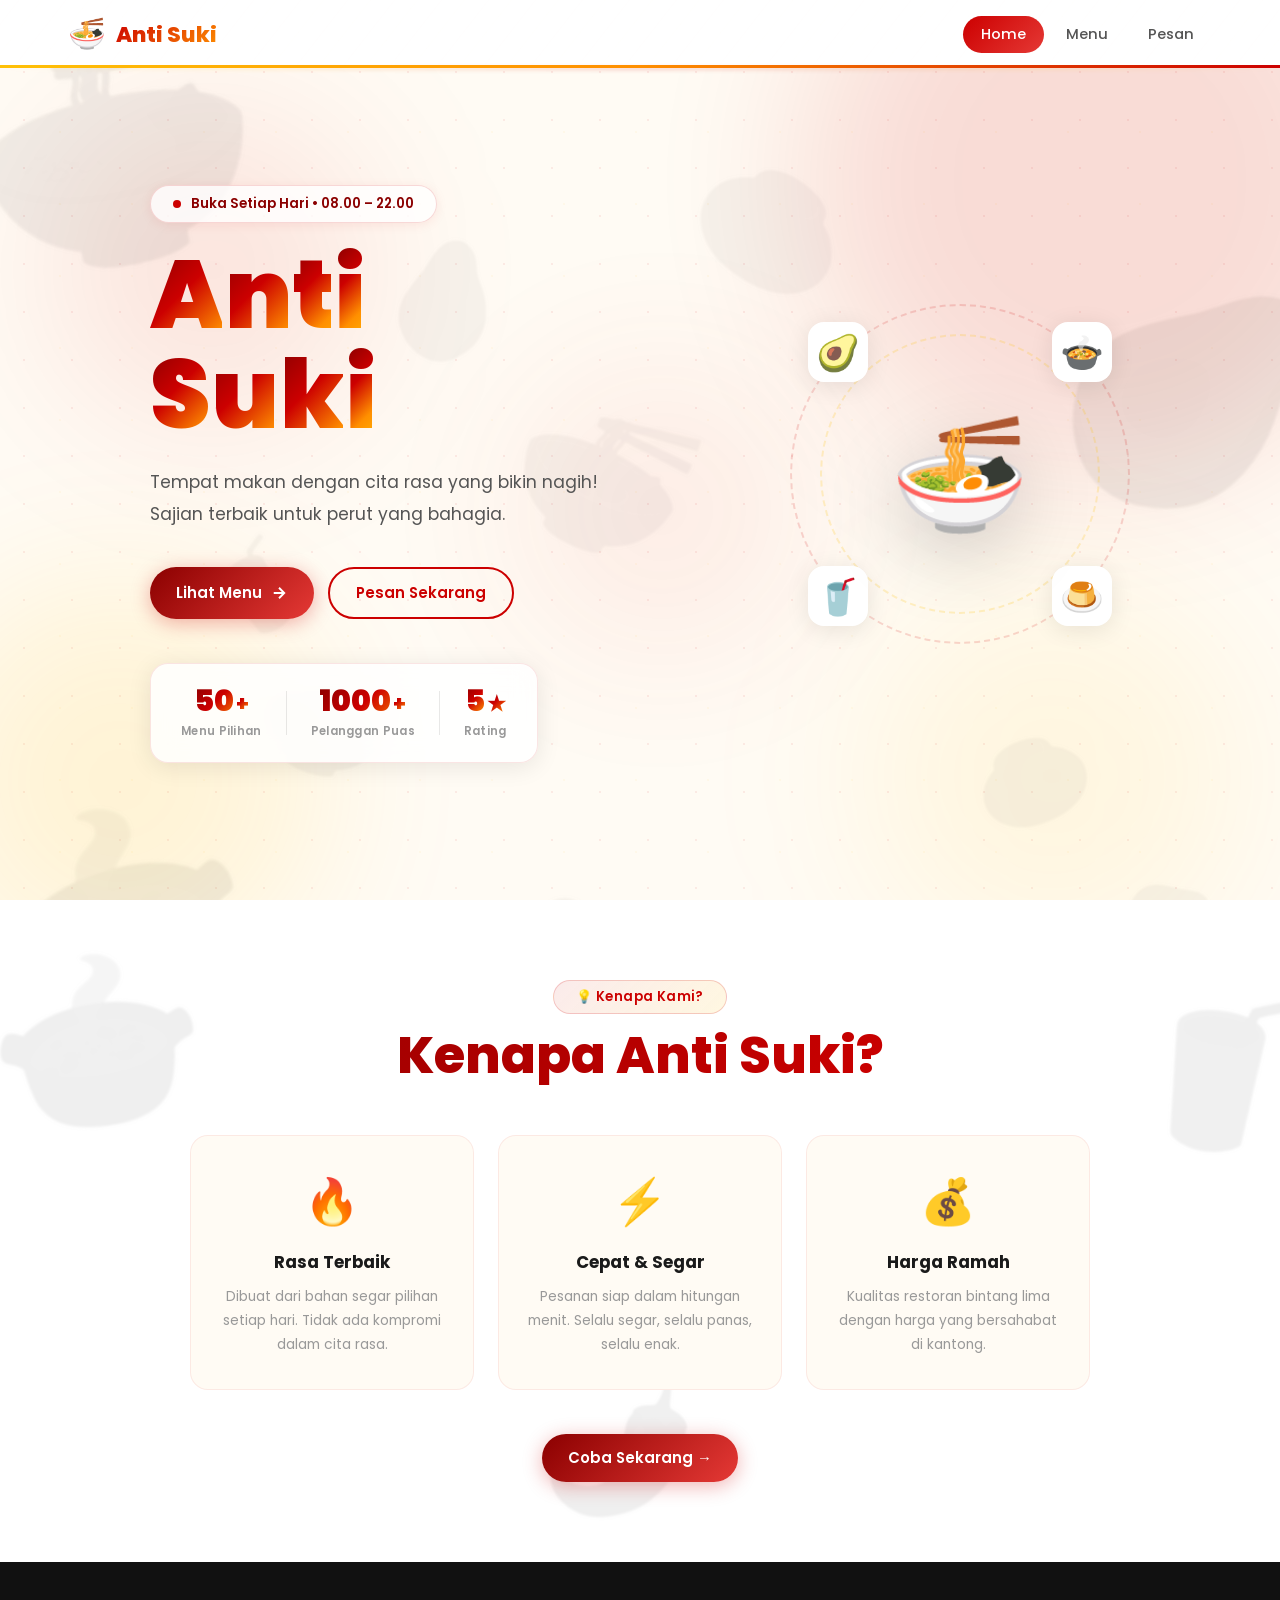
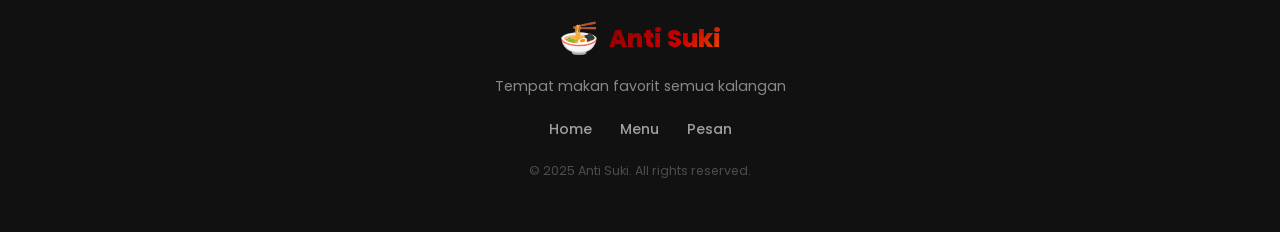
<file: peruntungan/index.html>
<!DOCTYPE html>
<html lang="id">
<head>
    <meta charset="UTF-8">
    <meta name="viewport" content="width=device-width, initial-scale=1.0">
    <title>Anti Suki - Home</title>
    <link rel="stylesheet" href="style.css">
    <link rel="preconnect" href="https://fonts.googleapis.com">
    <link href="https://fonts.googleapis.com/css2?family=Poppins:wght@300;400;500;600;700;800;900&display=swap" rel="stylesheet">
</head>
<body class="page-home">

    <!-- BG SILHOUETTES — 3-layer depth parallax -->
    <div class="bg-sils" aria-hidden="true">

        <!-- Orbs warna (dekorasi, warm glow) -->
        <div class="bg-blob" style="top:6%;left:4%;width:320px;height:320px;background:rgba(204,0,0,.09)"></div>
        <div class="bg-blob" style="top:32%;right:3%;width:380px;height:380px;background:rgba(255,193,7,.08);animation-delay:3.5s"></div>
        <div class="bg-blob" style="top:60%;left:28%;width:300px;height:300px;background:rgba(229,57,53,.07);animation-delay:6.5s"></div>
        <div class="bg-blob" style="top:84%;right:18%;width:260px;height:260px;background:rgba(255,143,0,.07);animation-delay:1.8s"></div>

        <!-- LAYER JAUH — besar (12–15rem), pelan, tepi layar -->
        <span class="sil" data-speed="0.04" data-rot="-12" style="top:1%;left:-3%;font-size:15rem">🍜</span>
        <span class="sil" data-speed="0.03" data-rot="9"   style="top:16%;right:-3%;font-size:13rem">🥑</span>
        <span class="sil" data-speed="0.05" data-rot="-19" style="top:44%;left:-2%;font-size:14rem">🍲</span>
        <span class="sil" data-speed="0.04" data-rot="15"  style="top:63%;right:-2%;font-size:12rem">🥤</span>
        <span class="sil" data-speed="0.03" data-rot="-8"  style="top:80%;left:0%;font-size:13rem">🌶️</span>
        <span class="sil" data-speed="0.05" data-rot="11"  style="top:91%;right:1%;font-size:11rem">🍮</span>

        <!-- LAYER TENGAH — sedang (7–9rem), kecepatan menengah -->
        <span class="sil" data-speed="0.12" data-rot="26"  style="top:22%;left:40%;font-size:9rem;opacity:.04">🍜</span>
        <span class="sil" data-speed="0.14" data-rot="-22" style="top:50%;left:36%;font-size:8rem;opacity:.04">🥑</span>
        <span class="sil" data-speed="0.11" data-rot="34"  style="top:9%;left:54%;font-size:8rem;opacity:.04">🍮</span>
        <span class="sil" data-speed="0.13" data-rot="-28" style="top:72%;left:58%;font-size:8rem;opacity:.04">🍲</span>
        <span class="sil" data-speed="0.1"  data-rot="18"  style="top:36%;left:20%;font-size:7rem;opacity:.04">🍜</span>
        <span class="sil" data-speed="0.15" data-rot="-15" style="top:85%;left:44%;font-size:8rem;opacity:.04">🥤</span>

        <!-- LAYER DEKAT — kecil (4–6rem), cepat, tersebar -->
        <span class="sil" data-speed="0.22" data-rot="-35" style="top:30%;left:16%;font-size:5rem;opacity:.04">🥤</span>
        <span class="sil" data-speed="0.25" data-rot="28"  style="top:58%;left:62%;font-size:5rem;opacity:.04">🌶️</span>
        <span class="sil" data-speed="0.2"  data-rot="-22" style="top:40%;left:76%;font-size:6rem;opacity:.04">🍮</span>
        <span class="sil" data-speed="0.28" data-rot="20"  style="top:76%;left:24%;font-size:5rem;opacity:.04">🥤</span>
        <span class="sil" data-speed="0.18" data-rot="-30" style="top:14%;left:30%;font-size:6rem;opacity:.04">🥑</span>
        <span class="sil" data-speed="0.26" data-rot="22"  style="top:92%;left:50%;font-size:5rem;opacity:.04">🍜</span>
        <span class="sil" data-speed="0.23" data-rot="-18" style="top:66%;left:8%;font-size:4rem;opacity:.04">🍮</span>
        <span class="sil" data-speed="0.3"  data-rot="35"  style="top:48%;left:88%;font-size:4rem;opacity:.04">🥑</span>
    </div>

    <!-- NAVBAR -->
    <nav class="navbar" id="navbar">
        <div class="nav-container">
            <a href="index.html" class="nav-brand">
                <span class="brand-icon">🍜</span>
                <span class="brand-name">Anti Suki</span>
            </a>
            <button class="hamburger" id="hamburger" aria-label="Toggle Menu">
                <span class="bar"></span>
                <span class="bar"></span>
                <span class="bar"></span>
            </button>
            <ul class="nav-menu" id="nav-menu">
                <li><a href="index.html" class="nav-link active">Home</a></li>
                <li><a href="menu.html" class="nav-link">Menu</a></li>
                <li>
                    <a href="payment.html" class="nav-link nav-link-pay">
                        Pesan
                        <span class="nav-badge" id="nav-badge"></span>
                    </a>
                </li>
            </ul>
        </div>
    </nav>

    <!-- HOME / HERO -->
    <section class="hero-section">
        <div class="hero-bg-blobs">
            <div class="blob blob-1"></div>
            <div class="blob blob-2"></div>
            <div class="blob blob-3"></div>
        </div>

        <div class="hero-content">
            <div class="hero-badge animate-slide-up delay-1">
                <span class="badge-dot"></span>
                Buka Setiap Hari &bull; 08.00 &ndash; 22.00
            </div>

            <h1 class="hero-title">
                <span class="title-line">
                    <span class="title-char gradient-text">A</span><span class="title-char gradient-text">n</span><span class="title-char gradient-text">t</span><span class="title-char gradient-text">i</span>
                </span>
                <span class="title-line">
                    <span class="title-char gradient-text">S</span><span class="title-char gradient-text">u</span><span class="title-char gradient-text">k</span><span class="title-char gradient-text">i</span>
                </span>
            </h1>

            <p class="hero-subtitle animate-slide-up delay-3">
                Tempat makan dengan cita rasa yang bikin nagih!<br>
                Sajian terbaik untuk perut yang bahagia.
            </p>

            <div class="hero-cta animate-slide-up delay-4">
                <a href="menu.html" class="btn btn-primary">
                    <span>Lihat Menu</span>
                    <svg width="18" height="18" viewBox="0 0 24 24" fill="none" stroke="currentColor" stroke-width="2.5"><path d="M5 12h14M12 5l7 7-7 7"/></svg>
                </a>
                <a href="payment.html" class="btn btn-outline">
                    <span>Pesan Sekarang</span>
                </a>
            </div>

            <div class="hero-stats animate-slide-up delay-5">
                <div class="stat-item">
                    <div class="stat-num-wrap">
                        <span class="stat-num gradient-text" data-target="50">0</span>
                        <span class="stat-plus gradient-text">+</span>
                    </div>
                    <span class="stat-label">Menu Pilihan</span>
                </div>
                <div class="stat-sep"></div>
                <div class="stat-item">
                    <div class="stat-num-wrap">
                        <span class="stat-num gradient-text" data-target="1000">0</span>
                        <span class="stat-plus gradient-text">+</span>
                    </div>
                    <span class="stat-label">Pelanggan Puas</span>
                </div>
                <div class="stat-sep"></div>
                <div class="stat-item">
                    <div class="stat-num-wrap">
                        <span class="stat-num gradient-text" data-target="5">0</span>
                        <span class="stat-star gradient-text">★</span>
                    </div>
                    <span class="stat-label">Rating</span>
                </div>
            </div>
        </div>

        <div class="hero-visual animate-slide-up delay-2">
            <div class="food-orbit">
                <div class="orbit-ring"></div>
                <div class="orbit-ring orbit-ring-2"></div>
                <div class="main-food">🍜</div>
                <div class="orbit-item oi-1">🥑</div>
                <div class="orbit-item oi-2">🍲</div>
                <div class="orbit-item oi-3">🥤</div>
                <div class="orbit-item oi-4">🍮</div>
            </div>
        </div>
    </section>

    <!-- WHY ANTI SUKI -->
    <section class="why-section">
        <div class="sil-layer" aria-hidden="true">
            <span class="sil" data-speed="0.1"  data-rot="-10" style="top:8%;left:-1%;font-size:11rem">🍲</span>
            <span class="sil" data-speed="0.15" data-rot="8"   style="top:15%;right:-2%;font-size:9rem">🥤</span>
            <span class="sil" data-speed="0.08" data-rot="-5"  style="bottom:8%;left:42%;font-size:8rem">🌶️</span>
        </div>
        <div class="section-header animate-on-scroll">
            <div class="section-eyebrow">💡 Kenapa Kami?</div>
            <h2 class="section-title gradient-text">Kenapa Anti Suki?</h2>
        </div>
        <div class="why-grid">
            <div class="why-card animate-on-scroll delay-1">
                <div class="why-icon">🔥</div>
                <h3>Rasa Terbaik</h3>
                <p>Dibuat dari bahan segar pilihan setiap hari. Tidak ada kompromi dalam cita rasa.</p>
            </div>
            <div class="why-card animate-on-scroll delay-2">
                <div class="why-icon">⚡</div>
                <h3>Cepat & Segar</h3>
                <p>Pesanan siap dalam hitungan menit. Selalu segar, selalu panas, selalu enak.</p>
            </div>
            <div class="why-card animate-on-scroll delay-3">
                <div class="why-icon">💰</div>
                <h3>Harga Ramah</h3>
                <p>Kualitas restoran bintang lima dengan harga yang bersahabat di kantong.</p>
            </div>
        </div>
        <div class="why-cta animate-on-scroll">
            <a href="menu.html" class="btn btn-primary">Coba Sekarang &rarr;</a>
        </div>
    </section>

    <!-- FOOTER -->
    <footer class="footer">
        <div class="footer-inner">
            <div class="footer-brand">
                <span class="footer-emoji">🍜</span>
                <span class="gradient-text footer-name">Anti Suki</span>
            </div>
            <p class="footer-tagline">Tempat makan favorit semua kalangan</p>
            <div class="footer-links">
                <a href="index.html">Home</a>
                <a href="menu.html">Menu</a>
                <a href="payment.html">Pesan</a>
            </div>
            <p class="footer-copy">&copy; 2025 Anti Suki. All rights reserved.</p>
        </div>
    </footer>

    <div class="toast-container" id="toast-container" aria-live="polite"></div>
    <script src="script.js"></script>
</body>
</html>
</file>
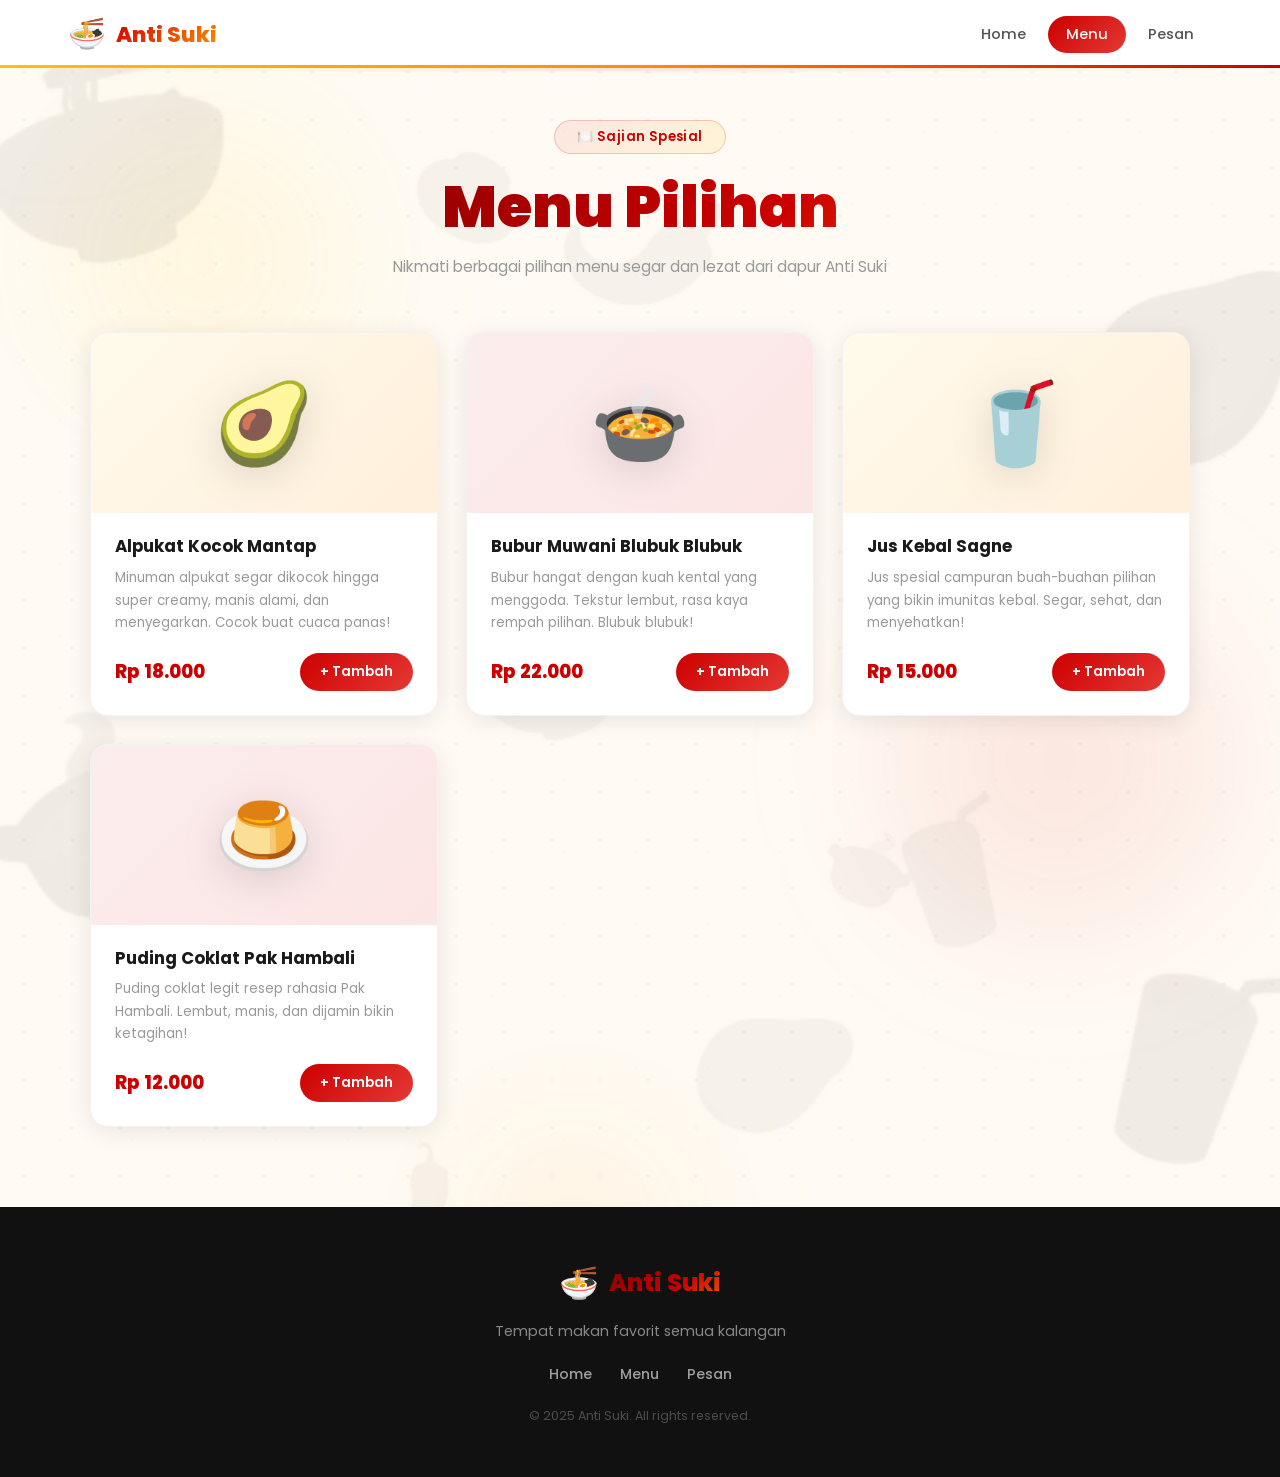
<file: peruntungan/menu.html>
<!DOCTYPE html>
<html lang="id">
<head>
    <meta charset="UTF-8">
    <meta name="viewport" content="width=device-width, initial-scale=1.0">
    <title>Anti Suki - Menu</title>
    <link rel="stylesheet" href="style.css">
    <link rel="preconnect" href="https://fonts.googleapis.com">
    <link href="https://fonts.googleapis.com/css2?family=Poppins:wght@300;400;500;600;700;800;900&display=swap" rel="stylesheet">
</head>
<body class="page-menu">

    <!-- BG SILHOUETTES — 3-layer depth parallax -->
    <div class="bg-sils" aria-hidden="true">

        <!-- Orbs warna -->
        <div class="bg-blob" style="top:8%;left:5%;width:280px;height:280px;background:rgba(255,193,7,.09)"></div>
        <div class="bg-blob" style="top:40%;right:4%;width:340px;height:340px;background:rgba(204,0,0,.08);animation-delay:4s"></div>
        <div class="bg-blob" style="top:75%;left:35%;width:250px;height:250px;background:rgba(255,143,0,.07);animation-delay:2s"></div>

        <!-- LAYER JAUH -->
        <span class="sil" data-speed="0.04" data-rot="-14" style="top:2%;left:-3%;font-size:14rem">🍜</span>
        <span class="sil" data-speed="0.03" data-rot="10"  style="top:18%;right:-3%;font-size:12rem">🥑</span>
        <span class="sil" data-speed="0.05" data-rot="-22" style="top:48%;left:-2%;font-size:13rem">🍲</span>
        <span class="sil" data-speed="0.04" data-rot="16"  style="top:65%;right:-2%;font-size:12rem">🥤</span>
        <span class="sil" data-speed="0.03" data-rot="-9"  style="top:84%;left:1%;font-size:11rem">🍮</span>
        <span class="sil" data-speed="0.05" data-rot="12"  style="top:90%;right:2%;font-size:10rem">🌶️</span>

        <!-- LAYER TENGAH -->
        <span class="sil" data-speed="0.12" data-rot="28"  style="top:12%;left:44%;font-size:8rem;opacity:.04">🌶️</span>
        <span class="sil" data-speed="0.14" data-rot="-20" style="top:40%;left:36%;font-size:9rem;opacity:.04">🍜</span>
        <span class="sil" data-speed="0.11" data-rot="24"  style="top:68%;left:54%;font-size:8rem;opacity:.04">🥑</span>
        <span class="sil" data-speed="0.13" data-rot="-30" style="top:86%;right:10%;font-size:8rem;opacity:.04">🍮</span>
        <span class="sil" data-speed="0.1"  data-rot="18"  style="top:28%;left:18%;font-size:7rem;opacity:.04">🍲</span>
        <span class="sil" data-speed="0.15" data-rot="-16" style="top:55%;left:68%;font-size:8rem;opacity:.04">🥤</span>

        <!-- LAYER DEKAT -->
        <span class="sil" data-speed="0.24" data-rot="-28" style="top:25%;left:22%;font-size:5rem;opacity:.04">🥤</span>
        <span class="sil" data-speed="0.22" data-rot="22"  style="top:56%;left:64%;font-size:5rem;opacity:.04">🍲</span>
        <span class="sil" data-speed="0.26" data-rot="-18" style="top:78%;left:28%;font-size:5rem;opacity:.04">🌶️</span>
        <span class="sil" data-speed="0.2"  data-rot="30"  style="top:10%;left:32%;font-size:6rem;opacity:.04">🍮</span>
        <span class="sil" data-speed="0.28" data-rot="-24" style="top:44%;left:80%;font-size:4rem;opacity:.04">🍜</span>
        <span class="sil" data-speed="0.21" data-rot="26"  style="top:72%;left:10%;font-size:4rem;opacity:.04">🥑</span>
    </div>

    <!-- NAVBAR -->
    <nav class="navbar" id="navbar">
        <div class="nav-container">
            <a href="index.html" class="nav-brand">
                <span class="brand-icon">🍜</span>
                <span class="brand-name">Anti Suki</span>
            </a>
            <button class="hamburger" id="hamburger" aria-label="Toggle Menu">
                <span class="bar"></span>
                <span class="bar"></span>
                <span class="bar"></span>
            </button>
            <ul class="nav-menu" id="nav-menu">
                <li><a href="index.html" class="nav-link">Home</a></li>
                <li><a href="menu.html" class="nav-link active">Menu</a></li>
                <li>
                    <a href="payment.html" class="nav-link nav-link-pay">
                        Pesan
                        <span class="nav-badge" id="nav-badge"></span>
                    </a>
                </li>
            </ul>
        </div>
    </nav>

    <!-- PAGE HERO -->
    <div class="page-hero animate-slide-up delay-1">
        <div class="section-eyebrow">🍽️ Sajian Spesial</div>
        <h1 class="page-hero-title gradient-text">Menu Pilihan</h1>
        <p class="page-hero-sub">Nikmati berbagai pilihan menu segar dan lezat dari dapur Anti Suki</p>
    </div>

    <!-- MENU GRID -->
    <main class="menu-main">
        <div class="menu-grid" id="menu-grid"></div>
    </main>

    <!-- FLOAT CART BUTTON -->
    <a href="payment.html" class="float-cart" id="float-cart" style="display:none">
        <span>🛒</span>
        <span>Lihat Pesanan</span>
        <span class="float-badge" id="float-badge">0</span>
    </a>

    <!-- FOOTER -->
    <footer class="footer">
        <div class="footer-inner">
            <div class="footer-brand">
                <span class="footer-emoji">🍜</span>
                <span class="gradient-text footer-name">Anti Suki</span>
            </div>
            <p class="footer-tagline">Tempat makan favorit semua kalangan</p>
            <div class="footer-links">
                <a href="index.html">Home</a>
                <a href="menu.html">Menu</a>
                <a href="payment.html">Pesan</a>
            </div>
            <p class="footer-copy">&copy; 2025 Anti Suki. All rights reserved.</p>
        </div>
    </footer>

    <div class="toast-container" id="toast-container" aria-live="polite"></div>
    <script src="script.js"></script>
</body>
</html>
</file>
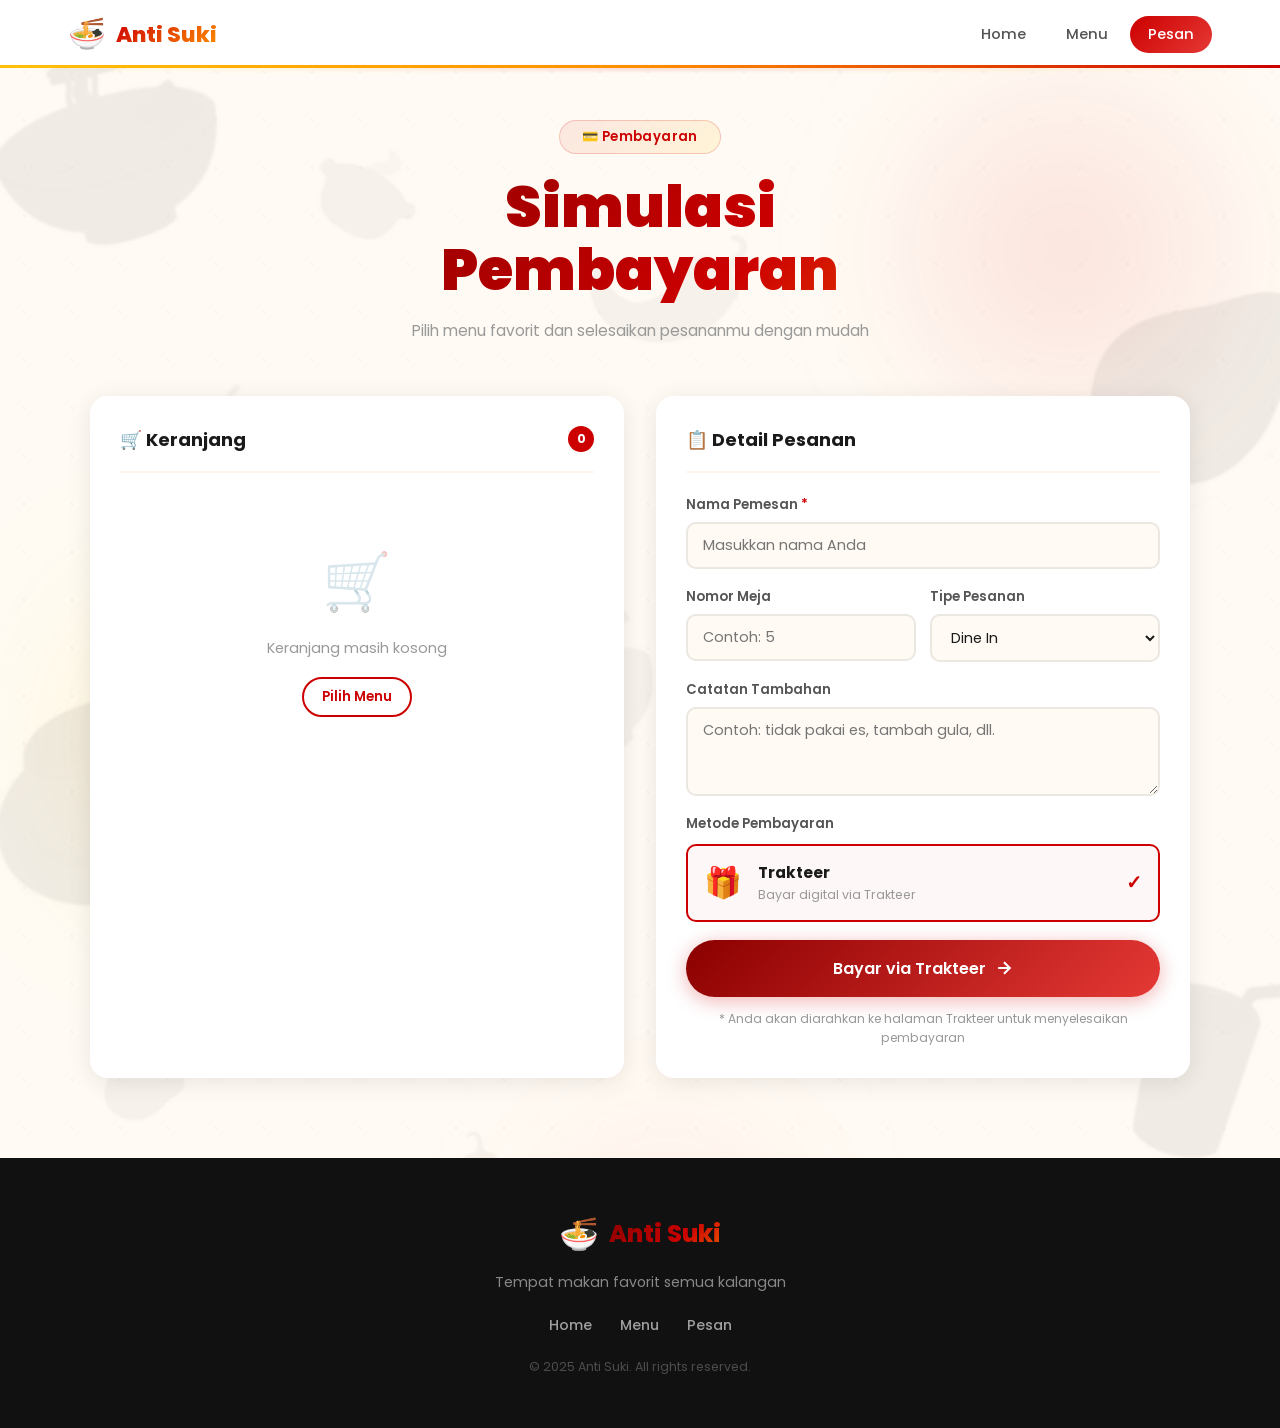
<file: peruntungan/payment.html>
<!DOCTYPE html>
<html lang="id">
<head>
    <meta charset="UTF-8">
    <meta name="viewport" content="width=device-width, initial-scale=1.0">
    <title>Anti Suki - Pembayaran</title>
    <link rel="stylesheet" href="style.css">
    <link rel="preconnect" href="https://fonts.googleapis.com">
    <link href="https://fonts.googleapis.com/css2?family=Poppins:wght@300;400;500;600;700;800;900&display=swap" rel="stylesheet">
</head>
<body class="page-payment">

    <!-- BG SILHOUETTES — 3-layer depth parallax -->
    <div class="bg-sils" aria-hidden="true">

        <!-- Orbs warna -->
        <div class="bg-blob" style="top:7%;right:5%;width:300px;height:300px;background:rgba(204,0,0,.09)"></div>
        <div class="bg-blob" style="top:40%;left:4%;width:340px;height:340px;background:rgba(255,193,7,.09);animation-delay:3.5s"></div>
        <div class="bg-blob" style="top:78%;left:42%;width:260px;height:260px;background:rgba(229,57,53,.06);animation-delay:1.5s"></div>

        <!-- LAYER JAUH -->
        <span class="sil" data-speed="0.04" data-rot="-16" style="top:2%;left:-2%;font-size:13rem">🍜</span>
        <span class="sil" data-speed="0.03" data-rot="11"  style="top:20%;right:-3%;font-size:12rem">🥑</span>
        <span class="sil" data-speed="0.05" data-rot="-20" style="top:48%;left:-2%;font-size:14rem">🍮</span>
        <span class="sil" data-speed="0.04" data-rot="14"  style="top:68%;right:-2%;font-size:11rem">🥤</span>
        <span class="sil" data-speed="0.03" data-rot="-8"  style="top:86%;left:2%;font-size:12rem">🍲</span>
        <span class="sil" data-speed="0.05" data-rot="10"  style="top:93%;right:1%;font-size:10rem">🌶️</span>

        <!-- LAYER TENGAH -->
        <span class="sil" data-speed="0.13" data-rot="26"  style="top:15%;left:46%;font-size:8rem;opacity:.04">🌶️</span>
        <span class="sil" data-speed="0.11" data-rot="-24" style="top:43%;left:38%;font-size:9rem;opacity:.04">🍜</span>
        <span class="sil" data-speed="0.14" data-rot="20"  style="top:66%;left:56%;font-size:8rem;opacity:.04">🥑</span>
        <span class="sil" data-speed="0.1"  data-rot="-18" style="top:82%;right:14%;font-size:7rem;opacity:.04">🍮</span>
        <span class="sil" data-speed="0.12" data-rot="30"  style="top:30%;left:22%;font-size:8rem;opacity:.04">🍲</span>
        <span class="sil" data-speed="0.15" data-rot="-14" style="top:58%;left:72%;font-size:7rem;opacity:.04">🥤</span>

        <!-- LAYER DEKAT -->
        <span class="sil" data-speed="0.23" data-rot="-32" style="top:28%;left:14%;font-size:5rem;opacity:.04">🥤</span>
        <span class="sil" data-speed="0.21" data-rot="25"  style="top:60%;left:68%;font-size:5rem;opacity:.04">🍮</span>
        <span class="sil" data-speed="0.25" data-rot="-22" style="top:80%;left:32%;font-size:5rem;opacity:.04">🌶️</span>
        <span class="sil" data-speed="0.19" data-rot="28"  style="top:10%;left:24%;font-size:6rem;opacity:.04">🍲</span>
        <span class="sil" data-speed="0.27" data-rot="-20" style="top:52%;left:82%;font-size:4rem;opacity:.04">🍜</span>
        <span class="sil" data-speed="0.22" data-rot="32"  style="top:74%;left:8%;font-size:4rem;opacity:.04">🥑</span>
    </div>

    <!-- NAVBAR -->
    <nav class="navbar" id="navbar">
        <div class="nav-container">
            <a href="index.html" class="nav-brand">
                <span class="brand-icon">🍜</span>
                <span class="brand-name">Anti Suki</span>
            </a>
            <button class="hamburger" id="hamburger" aria-label="Toggle Menu">
                <span class="bar"></span>
                <span class="bar"></span>
                <span class="bar"></span>
            </button>
            <ul class="nav-menu" id="nav-menu">
                <li><a href="index.html" class="nav-link">Home</a></li>
                <li><a href="menu.html" class="nav-link">Menu</a></li>
                <li>
                    <a href="payment.html" class="nav-link nav-link-pay active">
                        Pesan
                        <span class="nav-badge" id="nav-badge"></span>
                    </a>
                </li>
            </ul>
        </div>
    </nav>

    <!-- PAGE HERO -->
    <div class="page-hero animate-slide-up delay-1">
        <div class="section-eyebrow">💳 Pembayaran</div>
        <h1 class="page-hero-title gradient-text">Simulasi Pembayaran</h1>
        <p class="page-hero-sub">Pilih menu favorit dan selesaikan pesananmu dengan mudah</p>
    </div>

    <!-- PAYMENT CONTENT -->
    <main class="payment-main">
        <div class="payment-wrapper">

            <!-- CART -->
            <div class="cart-box animate-on-scroll">
                <div class="cart-head">
                    <h3>🛒 Keranjang</h3>
                    <span class="cart-badge" id="cart-badge">0</span>
                </div>

                <div id="cart-empty" class="cart-empty">
                    <div class="empty-emoji">🛒</div>
                    <p>Keranjang masih kosong</p>
                    <a href="menu.html" class="btn btn-sm btn-outline">Pilih Menu</a>
                </div>

                <div id="cart-items" class="cart-items"></div>

                <div class="cart-summary" id="cart-summary" style="display:none">
                    <div class="sum-row"><span>Subtotal</span><span id="subtotal-val">Rp 0</span></div>
                    <div class="sum-row"><span>Pajak (10%)</span><span id="tax-val">Rp 0</span></div>
                    <div class="sum-total">
                        <span>Total Bayar</span>
                        <span id="total-val" class="gradient-text">Rp 0</span>
                    </div>
                </div>

                <div class="cart-actions" id="cart-actions" style="display:none">
                    <button class="btn btn-sm btn-ghost" id="clear-cart-btn">🗑 Kosongkan</button>
                    <a href="menu.html" class="btn btn-sm btn-outline">+ Tambah Item</a>
                </div>
            </div>

            <!-- CHECKOUT FORM -->
            <div class="checkout-box animate-on-scroll">
                <div class="checkout-head"><h3>📋 Detail Pesanan</h3></div>
                <form class="checkout-form" id="checkout-form" novalidate>
                    <div class="form-group">
                        <label for="cust-name">Nama Pemesan <span class="req">*</span></label>
                        <input type="text" id="cust-name" placeholder="Masukkan nama Anda" autocomplete="name">
                    </div>
                    <div class="form-row">
                        <div class="form-group">
                            <label for="table-num">Nomor Meja</label>
                            <input type="number" id="table-num" placeholder="Contoh: 5" min="1" max="50">
                        </div>
                        <div class="form-group">
                            <label for="order-type">Tipe Pesanan</label>
                            <select id="order-type">
                                <option value="dine-in">Dine In</option>
                                <option value="takeaway">Takeaway</option>
                            </select>
                        </div>
                    </div>
                    <div class="form-group">
                        <label for="notes">Catatan Tambahan</label>
                        <textarea id="notes" placeholder="Contoh: tidak pakai es, tambah gula, dll." rows="3"></textarea>
                    </div>

                    <div class="payment-method-block">
                        <p class="method-label">Metode Pembayaran</p>
                        <div class="method-card selected">
                            <div class="method-icon-wrap">🎁</div>
                            <div class="method-info">
                                <strong>Trakteer</strong>
                                <span>Bayar digital via Trakteer</span>
                            </div>
                            <div class="method-check">✓</div>
                        </div>
                    </div>

                    <button type="submit" class="btn btn-primary btn-block" id="pay-btn">
                        <span>Bayar via Trakteer</span>
                        <svg width="20" height="20" viewBox="0 0 24 24" fill="none" stroke="currentColor" stroke-width="2.5"><path d="M5 12h14M12 5l7 7-7 7"/></svg>
                    </button>
                    <p class="pay-note">* Anda akan diarahkan ke halaman Trakteer untuk menyelesaikan pembayaran</p>
                </form>
            </div>

        </div>
    </main>

    <!-- FOOTER -->
    <footer class="footer">
        <div class="footer-inner">
            <div class="footer-brand">
                <span class="footer-emoji">🍜</span>
                <span class="gradient-text footer-name">Anti Suki</span>
            </div>
            <p class="footer-tagline">Tempat makan favorit semua kalangan</p>
            <div class="footer-links">
                <a href="index.html">Home</a>
                <a href="menu.html">Menu</a>
                <a href="payment.html">Pesan</a>
            </div>
            <p class="footer-copy">&copy; 2025 Anti Suki. All rights reserved.</p>
        </div>
    </footer>

    <div class="toast-container" id="toast-container" aria-live="polite"></div>
    <script src="script.js"></script>
</body>
</html>
</file>
<file: peruntungan/style.css>
/* ============================================================
   RESET & BASE
   ============================================================ */
*, *::before, *::after { margin: 0; padding: 0; box-sizing: border-box; }

:root {
    --red:        #CC0000;
    --red-light:  #E53935;
    --red-dark:   #8B0000;
    --yellow:     #FFC107;
    --yellow-d:   #FF8F00;
    --white:      #FFFFFF;
    --bg:         #FFFBF4;
    --bg2:        #FFF5E8;
    --text:       #1A1A1A;
    --text-mid:   #555555;
    --text-light: #999999;
    --nav-h:      68px;
    --r:          18px;
    --r-sm:       10px;
    --shadow:     0 4px 24px rgba(0,0,0,.09);
    --shadow-lg:  0 12px 48px rgba(0,0,0,.14);
    --ease:       0.35s cubic-bezier(.4,0,.2,1);
}

html { scroll-behavior: smooth; }

body {
    font-family: 'Poppins', sans-serif;
    background-color: var(--bg);
    /* Subtle dot grid — merah & kuning, dua offset layer */
    background-image:
        radial-gradient(circle, rgba(204,0,0,.065)  1.5px, transparent 1.5px),
        radial-gradient(circle, rgba(255,193,7,.05)  1px,  transparent 1px);
    background-size: 48px 48px, 72px 72px;
    background-position: 0 0, 24px 24px;
    color: var(--text);
    overflow-x: hidden;
    position: relative;
}

/* ============================================================
   GRADIENT TEXT
   ============================================================ */
.gradient-text {
    background: linear-gradient(135deg, var(--red-dark), var(--red), var(--yellow-d), var(--yellow), var(--red));
    background-size: 300% auto;
    -webkit-background-clip: text;
    -webkit-text-fill-color: transparent;
    background-clip: text;
    animation: gradientFlow 5s ease infinite;
}
@keyframes gradientFlow {
    0%   { background-position: 0% 50%; }
    50%  { background-position: 100% 50%; }
    100% { background-position: 0% 50%; }
}
.gradient-text:hover { animation-duration: 1.2s; cursor: default; }

/* ============================================================
   SCROLL ANIMATIONS
   ============================================================ */
.animate-on-scroll {
    opacity: 0;
    transform: translateY(44px);
    transition: opacity .7s var(--ease), transform .7s var(--ease);
}
.animate-on-scroll.is-visible { opacity: 1; transform: translateY(0); }

.animate-slide-up {
    opacity: 0;
    transform: translateY(36px);
    animation: slideUp .7s var(--ease) forwards;
}
@keyframes slideUp { to { opacity: 1; transform: translateY(0); } }
.delay-1 { animation-delay: .15s; }
.delay-2 { animation-delay: .30s; }
.delay-3 { animation-delay: .45s; }
.delay-4 { animation-delay: .60s; }
.delay-5 { animation-delay: .80s; }

.title-char {
    display: inline-block;
    opacity: 0;
    transform: translateY(40px) rotateX(80deg);
    animation: charIn .6s var(--ease) forwards;
}
@keyframes charIn { to { opacity: 1; transform: translateY(0) rotateX(0deg); } }

/* ============================================================
   NAVBAR  —  Gradient line motif + diagonal stripes
   ============================================================ */
.navbar {
    position: fixed;
    top: 0; left: 0; right: 0;
    height: var(--nav-h);
    /* glass base */
    background-color: rgba(255,255,255,.88);
    /* diagonal stripe motif (yellow & red, very subtle) */
    background-image:
        linear-gradient(rgba(255,255,255,.88), rgba(255,255,255,.88)),
        repeating-linear-gradient(
            -52deg,
            transparent       0px,
            transparent       18px,
            rgba(255,193,7,.05) 18px,
            rgba(255,193,7,.05) 19px,
            transparent       19px,
            transparent       36px,
            rgba(204,0,0,.035) 36px,
            rgba(204,0,0,.035) 37px
        );
    backdrop-filter: blur(18px);
    z-index: 1000;
    transition: box-shadow var(--ease);
    /* relative so ::after can absolute-position inside */
    overflow: visible;
}
.navbar.scrolled { box-shadow: var(--shadow); }

/* Animated yellow→red gradient line at bottom of header */
.navbar::after {
    content: '';
    position: absolute;
    bottom: 0; left: 0; right: 0;
    height: 3px;
    background: linear-gradient(
        90deg,
        var(--yellow),
        var(--yellow-d),
        var(--red),
        var(--red-dark),
        var(--red),
        var(--yellow-d),
        var(--yellow)
    );
    background-size: 300% auto;
    animation: navLine 6s linear infinite;
}
@keyframes navLine {
    0%   { background-position: 0% center; }
    100% { background-position: 300% center; }
}

/* Small decorative accent nodes along the line */
.navbar::before {
    content: '';
    position: absolute;
    bottom: -1px; left: 0; right: 0;
    height: 1px;
    background: linear-gradient(90deg,
        transparent 0%,
        rgba(255,193,7,.4) 20%,
        rgba(204,0,0,.6) 50%,
        rgba(255,193,7,.4) 80%,
        transparent 100%
    );
    animation: navLineGlow 6s ease-in-out infinite;
    filter: blur(2px);
}
@keyframes navLineGlow {
    0%,100% { opacity: .6; }
    50%      { opacity: 1; }
}

.nav-container {
    max-width: 1200px;
    margin: 0 auto;
    padding: 0 28px;
    height: 100%;
    display: flex;
    align-items: center;
    justify-content: space-between;
}

.nav-brand { display: flex; align-items: center; gap: 10px; text-decoration: none; }
.brand-icon { font-size: 1.9rem; }
.brand-name {
    font-size: 1.35rem;
    font-weight: 800;
    background: linear-gradient(135deg, var(--red), var(--yellow-d));
    -webkit-background-clip: text;
    -webkit-text-fill-color: transparent;
    background-clip: text;
}

.nav-menu { display: flex; list-style: none; gap: 4px; align-items: center; }
.nav-link {
    text-decoration: none;
    color: var(--text-mid);
    font-weight: 500;
    font-size: .92rem;
    padding: 8px 18px;
    border-radius: 50px;
    transition: all var(--ease);
    display: flex;
    align-items: center;
    gap: 6px;
}
.nav-link:hover,
.nav-link.active {
    background: linear-gradient(135deg, var(--red), var(--red-light));
    color: #fff;
}

.nav-badge {
    display: inline-flex;
    align-items: center;
    justify-content: center;
    min-width: 18px;
    height: 18px;
    background: var(--yellow);
    color: var(--text);
    font-size: .65rem;
    font-weight: 800;
    border-radius: 50%;
    padding: 0 4px;
    line-height: 1;
}
.nav-badge:empty { display: none; }
.nav-link.active .nav-badge { background: rgba(255,255,255,.9); color: var(--red); }

/* Hamburger */
.hamburger {
    display: none;
    flex-direction: column;
    gap: 5px;
    background: none;
    border: none;
    cursor: pointer;
    padding: 8px;
    border-radius: 8px;
    transition: background var(--ease);
}
.hamburger:hover { background: rgba(204,0,0,.08); }
.bar { display: block; width: 24px; height: 2.5px; background: var(--red); border-radius: 3px; transition: all var(--ease); }
.hamburger.open .bar:nth-child(1) { transform: translateY(7.5px) rotate(45deg); }
.hamburger.open .bar:nth-child(2) { opacity: 0; transform: scaleX(0); }
.hamburger.open .bar:nth-child(3) { transform: translateY(-7.5px) rotate(-45deg); }

/* ============================================================
   BACKGROUND SILHOUETTES
   ============================================================ */
/* Body-level silhouette layer (pages with transparent sections) */
.bg-sils {
    position: absolute;
    top: 0; left: 0;
    width: 100%;
    height: 100%;
    pointer-events: none;
    overflow: hidden;
    z-index: -1; /* behind ALL content, above body bg */
}

/* Section-level silhouette layer (inside sections with bg color) */
.sil-layer {
    position: absolute;
    inset: 0;
    pointer-events: none;
    overflow: hidden;
    z-index: 0;
}

/* Silhouette element */
.sil {
    position: absolute;
    font-size: 10rem;
    line-height: 1;
    user-select: none;
    pointer-events: none;
    will-change: transform;
    /* make emojis look like dark food silhouettes */
    filter: grayscale(1) brightness(0.1) blur(0.8px);
    opacity: 0.07;
}

/* Ensure why-section can host a sil-layer */
.why-section {
    position: relative;
    overflow: hidden;
}

/* Content in sections with sil-layer must be above it */
.why-section > .section-header,
.why-section > .why-grid,
.why-section > .why-cta {
    position: relative;
    z-index: 1;
}

/* ============================================================
   PAGE HERO (inner pages: menu.html, payment.html)
   ============================================================ */
.page-hero {
    padding: calc(var(--nav-h) + 52px) 24px 52px;
    text-align: center;
    max-width: 700px;
    margin: 0 auto;
    position: relative;
    z-index: 1; /* above bg-sils */
}
.page-hero-title {
    font-size: clamp(2.2rem, 6vw, 3.6rem);
    font-weight: 900;
    line-height: 1.1;
    margin: 10px 0 14px;
}
.page-hero-sub {
    color: var(--text-light);
    font-size: .97rem;
    line-height: 1.75;
}

/* ============================================================
   HERO SECTION (index.html)
   ============================================================ */
.hero-section {
    min-height: 100vh;
    position: relative;
    display: flex;
    align-items: center;
    justify-content: center;
    gap: 60px;
    max-width: 1200px;
    margin: 0 auto;
    padding: calc(var(--nav-h) + 40px) 28px 60px;
    overflow: hidden; /* clip hero-specific decorations */
    z-index: 1; /* above bg-sils */
}

.hero-bg-blobs { position: fixed; inset: 0; pointer-events: none; z-index: -1; overflow: hidden; }
.blob { position: absolute; border-radius: 50%; filter: blur(80px); opacity: .12; }
.blob-1 { width: 600px; height: 600px; background: var(--red); top: -120px; right: -120px; }
.blob-2 { width: 400px; height: 400px; background: var(--yellow); bottom: -80px; left: -80px; }
.blob-3 { width: 300px; height: 300px; background: var(--red-light); top: 40%; left: 40%; opacity: .07; }

/* Hero content and visual sit above hero's sil-layer */
.hero-content,
.hero-visual,
.scroll-cue {
    position: relative;
    z-index: 1;
}

.hero-content { flex: 1; max-width: 580px; }

.hero-badge {
    display: inline-flex;
    align-items: center;
    gap: 10px;
    background: rgba(255,255,255,.8);
    border: 1px solid rgba(204,0,0,.15);
    padding: 8px 22px;
    border-radius: 50px;
    font-size: .84rem;
    font-weight: 600;
    color: var(--red-dark);
    margin-bottom: 24px;
    box-shadow: 0 2px 12px rgba(204,0,0,.08);
}
.badge-dot {
    width: 8px; height: 8px;
    background: var(--red);
    border-radius: 50%;
    animation: dotPulse 2s ease infinite;
}
@keyframes dotPulse {
    0%, 100% { opacity: 1; transform: scale(1); }
    50%       { opacity: .5; transform: scale(.7); }
}

.hero-title {
    font-size: clamp(3.5rem, 9vw, 6rem);
    font-weight: 900;
    line-height: 1.0;
    letter-spacing: -2px;
    margin-bottom: 24px;
    display: flex;
    flex-direction: column;
    gap: 4px;
}
.title-line { display: flex; gap: 3px; }

.hero-subtitle { font-size: 1.08rem; color: var(--text-mid); line-height: 1.85; margin-bottom: 36px; }
.hero-cta { display: flex; gap: 14px; flex-wrap: wrap; margin-bottom: 44px; }

.hero-stats {
    display: inline-flex;
    align-items: center;
    gap: 24px;
    background: rgba(255,255,255,.85);
    backdrop-filter: blur(12px);
    border: 1px solid rgba(204,0,0,.1);
    border-radius: var(--r);
    padding: 22px 30px;
    box-shadow: var(--shadow);
}
.stat-item { display: flex; flex-direction: column; align-items: center; gap: 4px; }
.stat-num-wrap { display: flex; align-items: baseline; gap: 2px; }
.stat-num { font-size: 1.9rem; font-weight: 900; line-height: 1; }
.stat-plus, .stat-star { font-size: 1.3rem; font-weight: 800; }
.stat-label { font-size: .72rem; color: var(--text-light); font-weight: 600; letter-spacing: .3px; text-align: center; }
.stat-sep { width: 1px; height: 44px; background: rgba(0,0,0,.09); }

/* Food orbit */
.hero-visual { flex-shrink: 0; }
.food-orbit {
    position: relative;
    width: 340px; height: 340px;
    display: flex;
    align-items: center;
    justify-content: center;
}
.orbit-ring {
    position: absolute;
    inset: 0;
    border-radius: 50%;
    border: 2px dashed rgba(204,0,0,.15);
    animation: orbitSpin 20s linear infinite;
}
.orbit-ring-2 {
    inset: 30px;
    border: 2px dashed rgba(255,193,7,.2);
    animation-direction: reverse;
    animation-duration: 14s;
}
@keyframes orbitSpin { to { transform: rotate(360deg); } }

.main-food {
    font-size: 7rem;
    animation: mainFloat 4s ease-in-out infinite;
    filter: drop-shadow(0 20px 36px rgba(0,0,0,.18));
    z-index: 2;
    position: relative;
}
@keyframes mainFloat {
    0%, 100% { transform: translateY(0) rotate(-4deg); }
    50%       { transform: translateY(-16px) rotate(4deg); }
}

.orbit-item {
    position: absolute;
    font-size: 2.2rem;
    width: 60px; height: 60px;
    background: #fff;
    border-radius: 16px;
    display: flex;
    align-items: center;
    justify-content: center;
    box-shadow: var(--shadow);
    animation: itemFloat 3.5s ease-in-out infinite;
    cursor: pointer;
    transition: transform .2s;
}
.orbit-item:hover { transform: scale(1.18) !important; z-index: 10; }
.oi-1 { top: 18px;    left: 18px;   animation-delay: 0s;   }
.oi-2 { top: 18px;    right: 18px;  animation-delay: .5s;  }
.oi-3 { bottom: 18px; left: 18px;   animation-delay: 1s;   }
.oi-4 { bottom: 18px; right: 18px;  animation-delay: 1.5s; }
@keyframes itemFloat {
    0%, 100% { transform: translateY(0) rotate(0deg); }
    50%       { transform: translateY(-10px) rotate(6deg); }
}

/* ============================================================
   WHY SECTION (index.html)
   ============================================================ */
.why-section { padding: 80px 28px; background: var(--white); }
.why-grid {
    display: grid;
    grid-template-columns: repeat(auto-fit, minmax(240px, 1fr));
    gap: 24px;
    max-width: 900px;
    margin: 0 auto 44px;
}
.why-card {
    background: var(--bg);
    border-radius: var(--r);
    padding: 32px 28px;
    text-align: center;
    border: 1px solid rgba(204,0,0,.07);
    transition: transform var(--ease), box-shadow var(--ease);
    position: relative; z-index: 1;
}
.why-card:hover { transform: translateY(-6px); box-shadow: var(--shadow-lg); }
.why-icon { font-size: 2.8rem; margin-bottom: 14px; }
.why-card h3 { font-size: 1.05rem; font-weight: 700; margin-bottom: 10px; }
.why-card p { font-size: .86rem; color: var(--text-light); line-height: 1.75; }
.why-cta { text-align: center; }

/* Section shared header */
.section-header { text-align: center; margin-bottom: 50px; }
.section-eyebrow {
    display: inline-block;
    background: linear-gradient(135deg, rgba(204,0,0,.08), rgba(255,193,7,.12));
    border: 1px solid rgba(204,0,0,.18);
    color: var(--red);
    padding: 6px 22px;
    border-radius: 50px;
    font-size: .82rem;
    font-weight: 600;
    margin-bottom: 12px;
    letter-spacing: .4px;
}
.section-title { font-size: clamp(2rem, 5vw, 3.2rem); font-weight: 800; margin-bottom: 14px; line-height: 1.15; }
.section-sub { color: var(--text-light); font-size: .97rem; max-width: 480px; margin: 0 auto; line-height: 1.75; }

/* ============================================================
   BUTTONS
   ============================================================ */
.btn {
    display: inline-flex;
    align-items: center;
    gap: 8px;
    padding: 13px 26px;
    border-radius: 50px;
    font-family: inherit;
    font-weight: 600;
    font-size: .93rem;
    text-decoration: none;
    cursor: pointer;
    border: none;
    transition: all var(--ease);
    position: relative;
    overflow: hidden;
}
.btn::after { content: ''; position: absolute; inset: 0; background: rgba(255,255,255,.18); opacity: 0; transition: opacity var(--ease); }
.btn:hover::after { opacity: 1; }

.btn-primary { background: linear-gradient(135deg, var(--red-dark), var(--red-light)); color: #fff; box-shadow: 0 4px 20px rgba(204,0,0,.3); }
.btn-primary:hover { transform: translateY(-3px); box-shadow: 0 10px 32px rgba(204,0,0,.38); }
.btn-primary:active { transform: translateY(-1px); }

.btn-outline { background: transparent; color: var(--red); border: 2px solid var(--red); }
.btn-outline:hover { background: var(--red); color: #fff; transform: translateY(-2px); }

.btn-ghost { background: transparent; color: var(--text-light); border: 1px solid rgba(0,0,0,.12); }
.btn-ghost:hover { background: rgba(0,0,0,.05); color: var(--text); }

.btn-block { width: 100%; justify-content: center; padding: 16px 28px; font-size: 1rem; }
.btn-sm { padding: 8px 18px; font-size: .83rem; }

/* ============================================================
   MENU PAGE
   ============================================================ */
.menu-main {
    padding: 0 24px 80px;
    position: relative;
    z-index: 1; /* above bg-sils */
}
.menu-grid {
    display: grid;
    grid-template-columns: repeat(auto-fill, minmax(270px, 1fr));
    gap: 28px;
    max-width: 1100px;
    margin: 0 auto;
}

.menu-card {
    background: #fff;
    border-radius: var(--r);
    overflow: hidden;
    box-shadow: var(--shadow);
    border: 1px solid rgba(0,0,0,.05);
    transition: transform var(--ease), box-shadow var(--ease);
    opacity: 0;
    transform: translateY(40px);
}
.menu-card.is-visible { opacity: 1; transform: translateY(0); }
.menu-card:hover { transform: translateY(-8px); box-shadow: var(--shadow-lg); }
.menu-card:hover .card-emoji { transform: scale(1.15) rotate(-6deg); }

.card-visual { height: 180px; display: flex; align-items: center; justify-content: center; }
.card-visual.bg-red    { background: linear-gradient(135deg, rgba(204,0,0,.07), rgba(229,57,53,.13)); }
.card-visual.bg-yellow { background: linear-gradient(135deg, rgba(255,193,7,.08), rgba(255,143,0,.14)); }

.card-emoji { font-size: 5rem; filter: drop-shadow(0 8px 20px rgba(0,0,0,.12)); transition: transform var(--ease); user-select: none; }
.card-body { padding: 22px 24px 24px; }
.card-name { font-size: 1.05rem; font-weight: 700; margin-bottom: 8px; color: var(--text); line-height: 1.4; }
.card-desc { font-size: .83rem; color: var(--text-light); line-height: 1.7; margin-bottom: 18px; }
.card-footer { display: flex; align-items: center; justify-content: space-between; gap: 12px; }
.card-price { font-size: 1.15rem; font-weight: 800; color: var(--red); }

.btn-add {
    background: linear-gradient(135deg, var(--red), var(--red-light));
    color: #fff;
    border: none;
    padding: 9px 20px;
    border-radius: 50px;
    font-family: inherit;
    font-size: .84rem;
    font-weight: 600;
    cursor: pointer;
    transition: all var(--ease);
    display: flex;
    align-items: center;
    gap: 6px;
}
.btn-add:hover { transform: scale(1.06); box-shadow: 0 4px 18px rgba(204,0,0,.32); }
.btn-add:active { transform: scale(.97); }
.btn-add.added { background: linear-gradient(135deg, #2e7d32, #43a047); pointer-events: none; }

/* Floating cart */
.float-cart {
    position: fixed;
    bottom: 28px; right: 28px;
    background: linear-gradient(135deg, var(--red-dark), var(--red-light));
    color: #fff;
    border-radius: 50px;
    padding: 14px 22px;
    text-decoration: none;
    font-weight: 700;
    font-size: .92rem;
    display: flex;
    align-items: center;
    gap: 10px;
    box-shadow: 0 4px 20px rgba(204,0,0,.4);
    z-index: 500;
    transition: all var(--ease);
    animation: floatCartIn .4s var(--ease) forwards;
}
@keyframes floatCartIn { from { opacity: 0; transform: translateY(20px) scale(.9); } to { opacity: 1; transform: none; } }
.float-cart:hover { transform: translateY(-4px); box-shadow: 0 10px 32px rgba(204,0,0,.5); }
.float-badge { background: var(--yellow); color: var(--text); border-radius: 50%; width: 24px; height: 24px; display: flex; align-items: center; justify-content: center; font-size: .75rem; font-weight: 800; }

/* ============================================================
   PAYMENT PAGE
   ============================================================ */
.payment-main {
    padding: 0 24px 80px;
    position: relative;
    z-index: 1; /* above bg-sils */
}
.payment-wrapper {
    display: grid;
    grid-template-columns: 1fr 1fr;
    gap: 32px;
    max-width: 1100px;
    margin: 0 auto;
}

.cart-box, .checkout-box { background: #fff; border-radius: var(--r); padding: 30px; box-shadow: var(--shadow); }
.cart-head { display: flex; align-items: center; justify-content: space-between; margin-bottom: 22px; padding-bottom: 18px; border-bottom: 2px solid var(--bg2); }
.cart-head h3, .checkout-head h3 { font-size: 1.12rem; font-weight: 700; }
.cart-badge { background: var(--red); color: #fff; font-size: .75rem; font-weight: 700; width: 26px; height: 26px; border-radius: 50%; display: flex; align-items: center; justify-content: center; }

.cart-empty { text-align: center; padding: 44px 24px; color: var(--text-light); }
.empty-emoji { font-size: 3.5rem; opacity: .3; margin-bottom: 14px; display: block; }
.cart-empty p { margin-bottom: 18px; font-size: .9rem; }

.cart-items { display: flex; flex-direction: column; }
.cart-item { display: flex; align-items: center; gap: 14px; padding: 14px 0; border-bottom: 1px solid var(--bg2); animation: fadeSlide .35s ease forwards; }
@keyframes fadeSlide { from { opacity: 0; transform: translateX(-8px); } to { opacity: 1; transform: none; } }

.ci-emoji { width: 48px; height: 48px; background: var(--bg2); border-radius: 12px; display: flex; align-items: center; justify-content: center; font-size: 1.8rem; flex-shrink: 0; }
.ci-info { flex: 1; min-width: 0; }
.ci-name { font-weight: 600; font-size: .88rem; white-space: nowrap; overflow: hidden; text-overflow: ellipsis; }
.ci-price { color: var(--red); font-weight: 600; font-size: .83rem; margin-top: 2px; }
.ci-qty { display: flex; align-items: center; gap: 10px; flex-shrink: 0; }
.qty-btn { width: 30px; height: 30px; border-radius: 50%; border: 2px solid var(--red); background: transparent; color: var(--red); font-size: 1.1rem; font-weight: 700; cursor: pointer; display: flex; align-items: center; justify-content: center; transition: all var(--ease); font-family: inherit; line-height: 1; }
.qty-btn:hover { background: var(--red); color: #fff; }
.qty-num { font-weight: 700; font-size: 1rem; min-width: 20px; text-align: center; }

.cart-summary { margin-top: 22px; padding-top: 18px; border-top: 2px solid var(--bg2); }
.sum-row { display: flex; justify-content: space-between; padding: 7px 0; font-size: .88rem; color: var(--text-mid); }
.sum-total { display: flex; justify-content: space-between; align-items: center; margin-top: 10px; padding-top: 14px; border-top: 2px solid var(--bg2); font-size: 1.08rem; font-weight: 800; }
#total-val { font-size: 1.2rem; }

.cart-actions { display: flex; justify-content: space-between; gap: 12px; margin-top: 18px; padding-top: 18px; border-top: 1px solid var(--bg2); }

.checkout-head { margin-bottom: 22px; padding-bottom: 18px; border-bottom: 2px solid var(--bg2); }
.checkout-form { display: flex; flex-direction: column; gap: 18px; }
.form-group { display: flex; flex-direction: column; gap: 7px; }
.form-group label { font-size: .83rem; font-weight: 600; color: var(--text-mid); }
.req { color: var(--red); }
.form-row { display: grid; grid-template-columns: 1fr 1fr; gap: 14px; }

.form-group input,
.form-group select,
.form-group textarea {
    padding: 11px 15px;
    border: 2px solid rgba(0,0,0,.08);
    border-radius: var(--r-sm);
    font-family: inherit;
    font-size: .9rem;
    color: var(--text);
    background: var(--bg);
    outline: none;
    transition: border-color var(--ease), box-shadow var(--ease);
    width: 100%;
}
.form-group input:focus,
.form-group select:focus,
.form-group textarea:focus { border-color: var(--red); box-shadow: 0 0 0 3px rgba(204,0,0,.08); }
.form-group textarea { resize: vertical; }

.payment-method-block { display: flex; flex-direction: column; gap: 10px; }
.method-label { font-size: .83rem; font-weight: 600; color: var(--text-mid); }
.method-card { display: flex; align-items: center; gap: 16px; padding: 14px 16px; border: 2px solid rgba(0,0,0,.08); border-radius: var(--r-sm); cursor: pointer; transition: all var(--ease); }
.method-card.selected { border-color: var(--red); background: rgba(204,0,0,.03); }
.method-icon-wrap { font-size: 1.9rem; }
.method-info { flex: 1; display: flex; flex-direction: column; gap: 2px; }
.method-info strong { font-size: .95rem; }
.method-info span { font-size: .78rem; color: var(--text-light); }
.method-check { color: var(--red); font-weight: 700; font-size: 1.2rem; }
.pay-note { text-align: center; font-size: .76rem; color: var(--text-light); margin-top: -6px; line-height: 1.6; }

/* ============================================================
   FOOTER
   ============================================================ */
.footer { background: #111; color: #fff; padding: 52px 24px; text-align: center; }
.footer-inner { max-width: 520px; margin: 0 auto; }
.footer-brand { display: flex; align-items: center; justify-content: center; gap: 10px; margin-bottom: 14px; }
.footer-emoji { font-size: 2rem; }
.footer-name { font-size: 1.5rem; font-weight: 800; }
.footer-tagline { color: rgba(255,255,255,.5); font-size: .88rem; margin-bottom: 22px; }
.footer-links { display: flex; justify-content: center; gap: 28px; margin-bottom: 22px; }
.footer-links a { color: rgba(255,255,255,.6); text-decoration: none; font-size: .88rem; font-weight: 500; transition: color var(--ease); }
.footer-links a:hover { color: var(--yellow); }
.footer-copy { color: rgba(255,255,255,.25); font-size: .78rem; }

/* ============================================================
   TOAST
   ============================================================ */
.toast-container { position: fixed; bottom: 28px; right: 28px; display: flex; flex-direction: column; gap: 10px; z-index: 9999; pointer-events: none; }
.toast { background: var(--text); color: #fff; padding: 12px 22px; border-radius: var(--r-sm); font-size: .88rem; font-weight: 500; box-shadow: var(--shadow-lg); pointer-events: auto; animation: toastIn .35s var(--ease) forwards; max-width: 300px; border-left: 4px solid var(--red); }
.toast.out { animation: toastOut .35s var(--ease) forwards; }
@keyframes toastIn  { from { opacity: 0; transform: translateY(20px) scale(.95); } to { opacity: 1; transform: none; } }
@keyframes toastOut { to   { opacity: 0; transform: translateY(20px) scale(.95); } }

/* ============================================================
   BACKGROUND BLOBS — orbs warna tersebar di halaman
   ============================================================ */
.bg-blob {
    position: absolute;
    border-radius: 50%;
    pointer-events: none;
    filter: blur(80px);
    animation: blobBreath 10s ease-in-out infinite;
}
@keyframes blobBreath {
    0%, 100% { filter: blur(75px) brightness(1);   }
    50%       { filter: blur(105px) brightness(1.2); }
}

/* Silhouette opacity breathe — staggered via nth-child */
.bg-sils .sil:nth-child(3n+1) { animation: silBreath 7s 0s    ease-in-out infinite; }
.bg-sils .sil:nth-child(3n+2) { animation: silBreath 7s 2.3s  ease-in-out infinite; }
.bg-sils .sil:nth-child(3n)   { animation: silBreath 7s 4.6s  ease-in-out infinite; }
@keyframes silBreath {
    0%, 100% { opacity: 0.07; }
    50%       { opacity: 0.03; }
}
/* sils with lower inline opacity use 50% of their value */
.bg-sils .sil[style*="opacity:.04"]:nth-child(3n+1) { animation: silBreathSoft 7s 0s    ease-in-out infinite; }
.bg-sils .sil[style*="opacity:.04"]:nth-child(3n+2) { animation: silBreathSoft 7s 2.3s  ease-in-out infinite; }
.bg-sils .sil[style*="opacity:.04"]:nth-child(3n)   { animation: silBreathSoft 7s 4.6s  ease-in-out infinite; }
@keyframes silBreathSoft {
    0%, 100% { opacity: 0.045; }
    50%       { opacity: 0.018; }
}

/* ============================================================
   RESPONSIVE — TABLET
   ============================================================ */
@media (max-width: 1024px) {
    .hero-section { flex-direction: column; text-align: center; padding-top: calc(var(--nav-h) + 30px); gap: 40px; min-height: unset; padding-bottom: 60px; }
    .hero-cta { justify-content: center; }
    .hero-stats { margin: 0 auto; }
    .hero-title { align-items: center; }
    .food-orbit { width: 280px; height: 280px; }
    .main-food { font-size: 5.5rem; }
    .payment-wrapper { grid-template-columns: 1fr; }
}

/* ============================================================
   RESPONSIVE — MOBILE
   ============================================================ */
@media (max-width: 768px) {
    .hamburger { display: flex; }
    .nav-menu { display: none; position: absolute; top: var(--nav-h); left: 0; right: 0; background: rgba(255,255,255,.97); backdrop-filter: blur(16px); flex-direction: column; padding: 14px; box-shadow: var(--shadow); border-bottom: 1px solid rgba(204,0,0,.08); gap: 4px; }
    .nav-menu.open { display: flex; }
    .nav-link { padding: 12px 18px; border-radius: var(--r-sm); width: 100%; text-align: center; justify-content: center; }

    .hero-title { font-size: clamp(3rem, 12vw, 4.5rem); }
    .hero-stats { flex-direction: column; gap: 18px; padding: 20px 24px; }
    .stat-sep { width: 60px; height: 1px; }
    .food-orbit { width: 240px; height: 240px; }
    .main-food { font-size: 4.5rem; }
    .orbit-item { width: 50px; height: 50px; font-size: 1.8rem; }
    .oi-1 { top: 10px; left: 10px; }
    .oi-2 { top: 10px; right: 10px; }
    .oi-3 { bottom: 10px; left: 10px; }
    .oi-4 { bottom: 10px; right: 10px; }

    .menu-grid { grid-template-columns: 1fr; }
    .form-row { grid-template-columns: 1fr; }
    .cart-box, .checkout-box { padding: 22px 18px; }
    .float-cart { bottom: 16px; right: 16px; padding: 12px 18px; font-size: .85rem; }
    .why-grid { grid-template-columns: 1fr; }

    /* Scale down silhouettes on mobile */
    .sil { font-size: 6rem !important; opacity: 0.05; }
}

@media (max-width: 480px) {
    .hero-cta { flex-direction: column; align-items: stretch; }
    .btn { width: 100%; justify-content: center; }
    .hero-badge { font-size: .78rem; }
    .toast-container { right: 14px; bottom: 14px; left: 14px; }
    .toast { max-width: 100%; }
    .cart-actions { flex-direction: column; }
}
</file>
